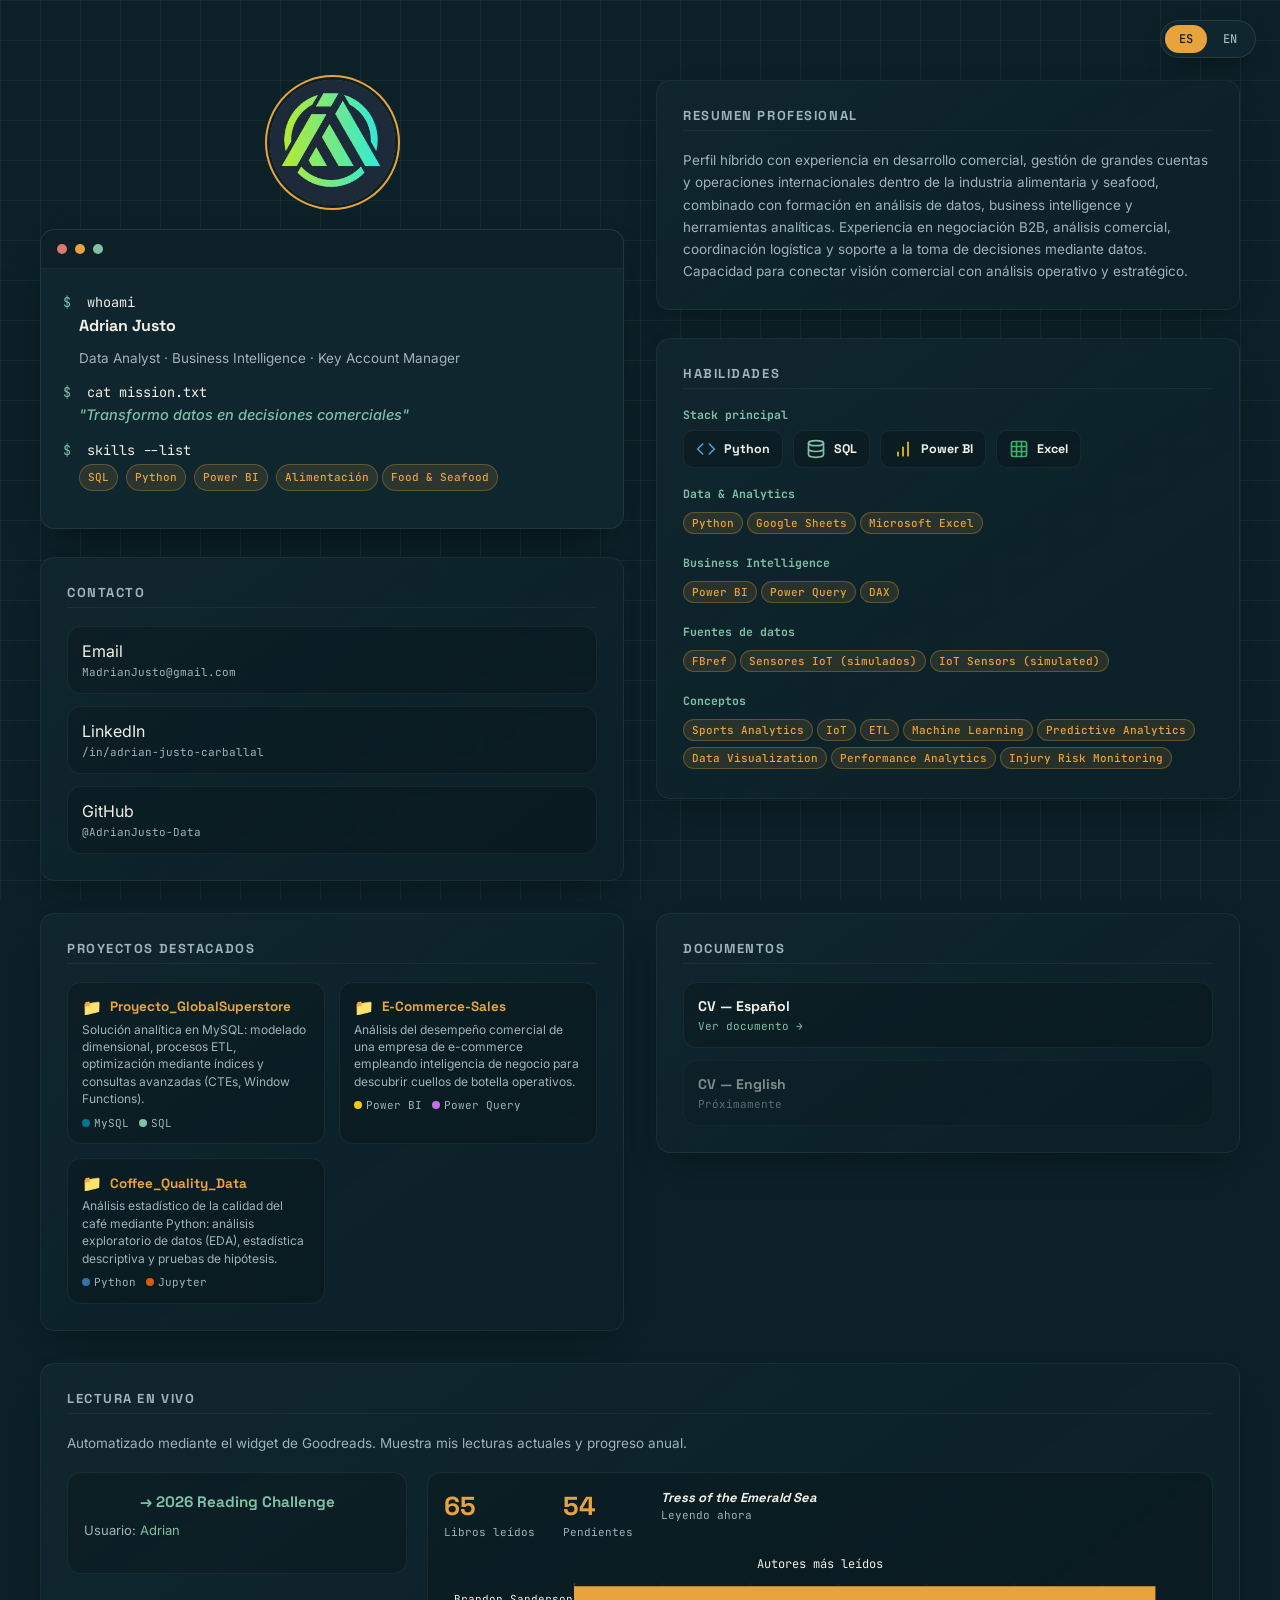
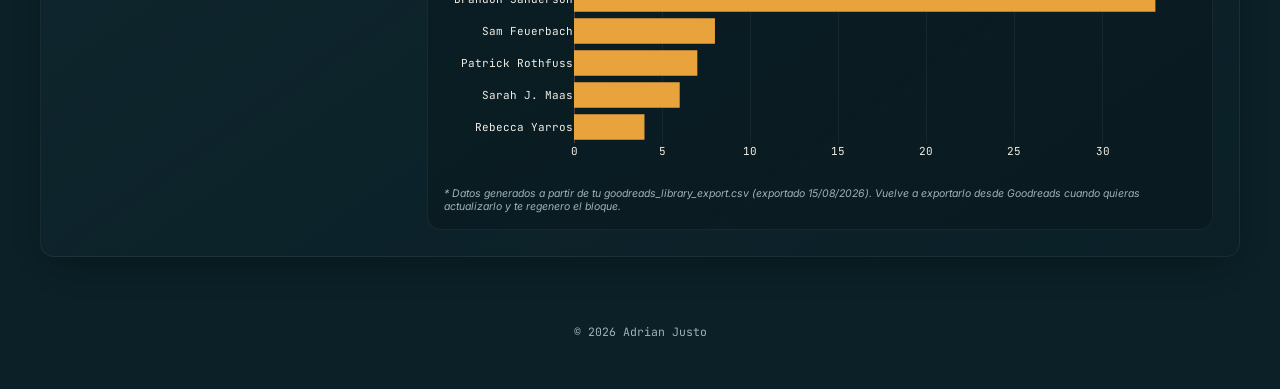
<file: index.html>
<!doctype html>
<html lang="es">
  <head>
    <meta charset="utf-8" />
    <meta name="viewport" content="width=device-width, initial-scale=1" />
    <meta name="theme-color" content="#0B2027" />
    <meta name="author" content="Adrian Justo" />
    <meta
      name="keywords"
      content="Adrian Justo, Data Analyst, Business Intelligence, SQL, Python, Power BI, Key Account Manager"
    />
    <meta name="title" property="og:title" content="Adrian Justo — Data Analyst" />
    <meta
      name="description"
      property="og:description"
      content="Data Analyst | Business Intelligence | SQL · Python · Power BI. Transformo datos en decisiones comerciales."
    />
    <link rel="stylesheet" href="styles.css" />
    <link rel="preconnect" href="https://fonts.googleapis.com" />
    <link rel="preconnect" href="https://fonts.gstatic.com" crossorigin />
    <link
      href="https://fonts.googleapis.com/css2?family=Space+Grotesk:wght@500;700&family=Inter:wght@400;500;600&family=JetBrains+Mono:wght@400;500&display=swap"
      rel="stylesheet"
    />
    <title>Adrian Justo — Data Analyst</title>
  </head>
  <body>
    <div class="grid-bg" aria-hidden="true"></div>

    <div class="lang-toggle" role="group" aria-label="Selector de idioma / Language switch">
      <button type="button" class="lang-btn is-active" data-lang="es">ES</button>
      <button type="button" class="lang-btn" data-lang="en">EN</button>
    </div>

    <main class="page">

      <!-- COLUMNA 1: Perfil (Avatar + Terminal) + Contacto -->
      <div class="column-group">
        <div class="profile-block">
          <img class="avatar" src="assets/Avatar.JPG" alt="Foto de Adrian Justo" />

          <section class="terminal" aria-label="Presentación">
            <div class="terminal__bar">
              <span class="dot dot--red"></span>
              <span class="dot dot--amber"></span>
              <span class="dot dot--mint"></span>
            </div>
            <div class="terminal__body">
              <p class="line"><span class="prompt">$</span> whoami</p>
              <p class="line line--output">Adrian Justo</p>
              <p class="line line--output line--muted">Data Analyst · Business Intelligence · Key Account Manager</p>

              <p class="line"><span class="prompt">$</span> cat mission.txt</p>
              <p class="line line--output line--quote">
                <span class="i18n-es">"Transformo datos en decisiones comerciales"</span><span class="i18n-en">"I turn data into business decisions"</span>
              </p>

              <p class="line"><span class="prompt">$</span> skills --list</p>
              <p class="line line--output">
                <span class="tag">SQL</span>
                <span class="tag">Python</span>
                <span class="tag">Power BI</span>
                <span class="tag i18n-es">Alimentación</span><span class="tag i18n-en">Food &amp; Seafood</span>
              </p>
            </div>
          </section>
        </div>

        <section class="block" aria-labelledby="contacto-title">
          <h2 id="contacto-title" class="block__title"><span class="i18n-es">Contacto</span><span class="i18n-en">Contact</span></h2>
          <div class="pill-row">
            <a class="pill" href="mailto:MadrianJusto@gmail.com">
              Email
              <span class="pill__value">MadrianJusto@gmail.com</span>
            </a>
            <a class="pill" href="https://www.linkedin.com/in/adrian-justo-carballal/" target="_blank" rel="noopener noreferrer">
              LinkedIn
              <span class="pill__value">/in/adrian-justo-carballal</span>
            </a>
            <a class="pill" href="https://github.com/AdrianJusto-Data" target="_blank" rel="noopener noreferrer">
              GitHub
              <span class="pill__value">@AdrianJusto-Data</span>
            </a>
          </div>
        </section>
      </div>

      <!-- COLUMNA 2: Resumen + Habilidades -->
      <div class="column-group">
        <section class="block" aria-labelledby="resumen-title">
          <h2 id="resumen-title" class="block__title">
            <span class="i18n-es">Resumen profesional</span><span class="i18n-en">Professional Summary</span>
          </h2>
          <p class="summary">
            <span class="i18n-es">Perfil híbrido con experiencia en desarrollo comercial, gestión de grandes cuentas y operaciones
            internacionales dentro de la industria alimentaria y seafood, combinado con formación en análisis de
            datos, business intelligence y herramientas analíticas. Experiencia en negociación B2B, análisis
            comercial, coordinación logística y soporte a la toma de decisiones mediante datos. Capacidad para
            conectar visión comercial con análisis operativo y estratégico.</span>
            <span class="i18n-en">Hybrid profile with experience in business development, key account management, and international
            operations within the food and seafood industry, combined with training in data analysis, business
            intelligence, and analytics tools. Experience in B2B negotiation, commercial analysis, logistics
            coordination, and data-driven decision support. Able to connect commercial vision with operational
            and strategic analysis.</span>
          </p>
        </section>

        <section class="block" aria-labelledby="skills-title">
          <h2 id="skills-title" class="block__title">
            <span class="i18n-es">Habilidades</span><span class="i18n-en">Skills</span>
          </h2>

          <div class="skill-group">
            <h3 class="skill-group__label"><span class="i18n-es">Stack principal</span><span class="i18n-en">Core Stack</span></h3>
            <div class="stack-row">
              <div class="stack-item">
                <span class="stack-icon stack-icon--python" aria-hidden="true">
                  <svg viewBox="0 0 24 24" fill="none" stroke="currentColor" stroke-width="2" stroke-linecap="round" stroke-linejoin="round"><polyline points="16 18 22 12 16 6"></polyline><polyline points="8 6 2 12 8 18"></polyline></svg>
                </span>
                <span class="stack-item__label">Python</span>
              </div>
              <div class="stack-item">
                <span class="stack-icon stack-icon--sql" aria-hidden="true">
                  <svg viewBox="0 0 24 24" fill="none" stroke="currentColor" stroke-width="2" stroke-linecap="round" stroke-linejoin="round"><ellipse cx="12" cy="5" rx="9" ry="3"></ellipse><path d="M3 5v14c0 1.66 4.03 3 9 3s9-1.34 9-3V5"></path><path d="M3 12c0 1.66 4.03 3 9 3s9-1.34 9-3"></path></svg>
                </span>
                <span class="stack-item__label">SQL</span>
              </div>
              <div class="stack-item">
                <span class="stack-icon stack-icon--pbi" aria-hidden="true">
                  <svg viewBox="0 0 24 24" fill="none" stroke="currentColor" stroke-width="2" stroke-linecap="round" stroke-linejoin="round"><line x1="12" y1="20" x2="12" y2="10"></line><line x1="18" y1="20" x2="18" y2="4"></line><line x1="6" y1="20" x2="6" y2="16"></line></svg>
                </span>
                <span class="stack-item__label">Power BI</span>
              </div>
              <div class="stack-item">
                <span class="stack-icon stack-icon--excel" aria-hidden="true">
                  <svg viewBox="0 0 24 24" fill="none" stroke="currentColor" stroke-width="2" stroke-linecap="round" stroke-linejoin="round"><rect x="3" y="3" width="18" height="18" rx="2"></rect><line x1="3" y1="9" x2="21" y2="9"></line><line x1="3" y1="15" x2="21" y2="15"></line><line x1="9" y1="3" x2="9" y2="21"></line><line x1="15" y1="3" x2="15" y2="21"></line></svg>
                </span>
                <span class="stack-item__label">Excel</span>
              </div>
            </div>
          </div>

          <div class="skill-group">
            <h3 class="skill-group__label">Data &amp; Analytics</h3>
            <div class="tag-row">
              <span class="tag">Python</span>
              <span class="tag">Google Sheets</span>
              <span class="tag">Microsoft Excel</span>
            </div>
          </div>
          <div class="skill-group">
            <h3 class="skill-group__label">Business Intelligence</h3>
            <div class="tag-row">
              <span class="tag">Power BI</span>
              <span class="tag">Power Query</span>
              <span class="tag">DAX</span>
            </div>
          </div>
          <div class="skill-group">
            <h3 class="skill-group__label"><span class="i18n-es">Fuentes de datos</span><span class="i18n-en">Data Sources</span></h3>
            <div class="tag-row">
              <span class="tag">FBref</span>
              <span class="tag i18n-es">Sensores IoT (simulados)</span><span class="tag i18n-en">IoT Sensors (simulated)</span>
            </div>
          </div>
          <div class="skill-group">
            <h3 class="skill-group__label"><span class="i18n-es">Conceptos</span><span class="i18n-en">Concepts</span></h3>
            <div class="tag-row">
              <span class="tag">Sports Analytics</span>
              <span class="tag">IoT</span>
              <span class="tag">ETL</span>
              <span class="tag">Machine Learning</span>
              <span class="tag">Predictive Analytics</span>
              <span class="tag">Data Visualization</span>
              <span class="tag">Performance Analytics</span>
              <span class="tag">Injury Risk Monitoring</span>
            </div>
          </div>
        </section>
      </div>

      <!-- COLUMNA 3: Proyectos (más ancha) -->
      <div class="column-group">
        <section class="block" aria-labelledby="projects-title">
          <h2 id="projects-title" class="block__title">
            <span class="i18n-es">Proyectos Destacados</span><span class="i18n-en">Featured Projects</span>
          </h2>
          <div class="project-row">

            <div class="project-card">
              <div class="project-card__header">
                <span class="project-card__icon">📁</span>
                <a href="https://github.com/AdrianJusto-Data/Proyecto_GlobalSuperstore" target="_blank" rel="noopener noreferrer" class="project-card__link">
                  Proyecto_GlobalSuperstore
                </a>
              </div>
              <p class="project-card__description">
                <span class="i18n-es">Solución analítica en MySQL: modelado dimensional, procesos ETL, optimización mediante índices y consultas avanzadas (CTEs, Window Functions).</span>
                <span class="i18n-en">Analytics solution in MySQL: dimensional modeling, ETL processes, index-based optimization, and advanced queries (CTEs, window functions).</span>
              </p>
              <div class="project-card__footer">
                <span class="project-tech"><span class="tech-dot tech-dot--mysql"></span>MySQL</span>
                <span class="project-tech"><span class="tech-dot tech-dot--sql"></span>SQL</span>
              </div>
            </div>

            <div class="project-card">
              <div class="project-card__header">
                <span class="project-card__icon">📁</span>
                <a href="https://github.com/AdrianJusto-Data/Proyecto_E-Commerce-Sales---Evolve--Data" target="_blank" rel="noopener noreferrer" class="project-card__link">
                  E-Commerce-Sales
                </a>
              </div>
              <p class="project-card__description">
                <span class="i18n-es">Análisis del desempeño comercial de una empresa de e-commerce empleando inteligencia de negocio para descubrir cuellos de botella operativos.</span>
                <span class="i18n-en">Commercial performance analysis for an e-commerce company using business intelligence to uncover operational bottlenecks.</span>
              </p>
              <div class="project-card__footer">
                <span class="project-tech"><span class="tech-dot tech-dot--pbi"></span>Power BI</span>
                <span class="project-tech"><span class="tech-dot tech-dot--pquery"></span>Power Query</span>
              </div>
            </div>

            <div class="project-card">
              <div class="project-card__header">
                <span class="project-card__icon">📁</span>
                <a href="https://github.com/AdrianJusto-Data/Coffee_Quality_Data" target="_blank" rel="noopener noreferrer" class="project-card__link">
                  Coffee_Quality_Data
                </a>
              </div>
              <p class="project-card__description">
                <span class="i18n-es">Análisis estadístico de la calidad del café mediante Python: análisis exploratorio de datos (EDA), estadística descriptiva y pruebas de hipótesis.</span>
                <span class="i18n-en">Statistical analysis of coffee quality using Python: exploratory data analysis (EDA), descriptive statistics, and hypothesis testing.</span>
              </p>
              <div class="project-card__footer">
                <span class="project-tech"><span class="tech-dot tech-dot--python"></span>Python</span>
                <span class="project-tech"><span class="tech-dot tech-dot--jupyter"></span>Jupyter</span>
              </div>
            </div>

          </div>
        </section>
      </div>

      <!-- COLUMNA 4: Documentos -->
      <div class="column-group">
        <section class="block" aria-labelledby="docs-title">
          <h2 id="docs-title" class="block__title">
            <span class="i18n-es">Documentos</span><span class="i18n-en">Documents</span>
          </h2>
          <div class="doc-row">
            <a
              class="doc-card"
              href="https://drive.google.com/file/d/1iImoQgiHkSpvsz1CqNQlANzZWGgn8xL6/view?usp=sharing"
              target="_blank"
              rel="noopener noreferrer"
            >
              <span class="doc-card__label"><span class="i18n-es">CV — Español</span><span class="i18n-en">CV — Spanish</span></span>
              <span class="doc-card__action"><span class="i18n-es">Ver documento →</span><span class="i18n-en">View document →</span></span>
            </a>
            <div class="doc-card doc-card--disabled" aria-disabled="true">
              <span class="doc-card__label">CV — English</span>
              <span class="doc-card__action"><span class="i18n-es">Próximamente</span><span class="i18n-en">Coming soon</span></span>
            </div>
          </div>
        </section>
      </div>

      <!-- FILA COMPLETA: Lectura en vivo -->
      <section class="block block--wide" aria-labelledby="reading-title">
        <h2 id="reading-title" class="block__title">
          <span class="i18n-es">Lectura en Vivo</span><span class="i18n-en">Live Reading</span>
        </h2>
        <p class="summary" style="margin-bottom: 18px;">
          <span class="i18n-es">Automatizado mediante el widget de Goodreads. Muestra mis lecturas actuales y progreso anual.</span>
          <span class="i18n-en">Powered by the Goodreads widget. Shows my current reads and yearly progress.</span>
        </p>

        <div class="reading-row">
          <!-- Widget oficial de Goodreads -->
          <div class="reading-card">
            <div id="gr_challenge_progress_body_11680" style="font-size: 13px; line-height: 18px;">
              <h3 style="margin: 4px 0 10px; font-weight: bold; text-align: center; color: var(--accent-mint); font-family: 'Space Grotesk', sans-serif;">
                <a style="text-decoration: none; color: var(--accent-mint);" rel="nofollow" href="https://www.goodreads.com/challenges/11680-2026-reading-challenge">→ 2026 Reading Challenge</a>
              </h3>
              <span style="color: var(--text-muted);">Usuario:</span>
              <a style="color: var(--accent-mint); text-decoration: none;" rel="nofollow" href="https://www.goodreads.com/user/show/181924920-adrian-justo">Adrian</a><br/><br/>
            </div>
            <script src="https://www.goodreads.com/user_challenges/widget/181924920-adrian-justo?challenge_id=11680&v=2"></script>
          </div>

          <!-- Gráfica de progreso (JS puro, sin servidor) -->
          <div class="reading-card reading-card--chart">
            <div class="reading-stats">
              <div class="reading-stat">
                <span class="reading-stat__value" id="reading-total">65</span>
                <span class="reading-stat__label"><span class="i18n-es">Libros leídos</span><span class="i18n-en">Books read</span></span>
              </div>
              <div class="reading-stat">
                <span class="reading-stat__value" id="reading-toread">54</span>
                <span class="reading-stat__label"><span class="i18n-es">Pendientes</span><span class="i18n-en">To read</span></span>
              </div>
              <div class="reading-stat">
                <span class="reading-stat__value reading-stat__value--small">Tress of the Emerald Sea</span>
                <span class="reading-stat__label"><span class="i18n-es">Leyendo ahora</span><span class="i18n-en">Currently reading</span></span>
              </div>
            </div>
            <div id="reading-chart"></div>
            <p class="reading-note">
              <span class="i18n-es">* Datos generados a partir de tu goodreads_library_export.csv (exportado 15/08/2026). Vuelve a exportarlo desde Goodreads cuando quieras actualizarlo y te regenero el bloque.</span>
              <span class="i18n-en">* Data generated from your goodreads_library_export.csv (exported 08/15/2026). Re-export it from Goodreads whenever you want an update.</span>
            </p>
          </div>
        </div>
      </section>

      <footer class="footer">© 2026 Adrian Justo</footer>
    </main>

    <script src="https://cdn.plot.ly/plotly-2.32.0.min.js"></script>
    <script>
      // ---- DATOS DE LECTURA: generados desde goodreads_library_export.csv (15/08/2026) ----
      // Vuelve a exportar tu librería en Goodreads > My Books > Import/Export para actualizar estos números.
      var topAuthors = {
        names: ["Brandon Sanderson", "Sam Feuerbach", "Patrick Rothfuss", "Sarah J. Maas", "Rebecca Yarros"],
        books: [33, 8, 7, 6, 4]
      };
      // ---- fin de datos editables ----

      Plotly.newPlot(
        "reading-chart",
        [
          {
            x: topAuthors.books,
            y: topAuthors.names,
            type: "bar",
            orientation: "h",
            marker: { color: "#e8a33d" }
          }
        ],
        {
          title: { text: "Autores más leídos", font: { size: 12, color: "#f2efe6" } },
          paper_bgcolor: "transparent",
          plot_bgcolor: "transparent",
          font: { color: "#f2efe6", family: "JetBrains Mono, monospace", size: 11 },
          margin: { t: 30, r: 10, l: 130, b: 30 },
          xaxis: { gridcolor: "rgba(242,239,230,0.05)" },
          yaxis: { autorange: "reversed" }
        },
        { displayModeBar: false, responsive: true }
      );
    </script>
    <script>
      document.querySelectorAll('.lang-btn').forEach(function (btn) {
        btn.addEventListener('click', function () {
          var lang = btn.getAttribute('data-lang');
          document.body.classList.toggle('show-en', lang === 'en');
          document.documentElement.setAttribute('lang', lang);
          document.querySelectorAll('.lang-btn').forEach(function (b) {
            b.classList.toggle('is-active', b === btn);
          });
        });
      });
    </script>
  </body>
</html>
</file>
<file: styles.css>
:root {
  --bg-base: #0b2027;
  --bg-panel: #10262e;
  --accent-amber: #e8a33d;
  --accent-mint: #7fbfa5;
  --accent-red: #d97b6c;
  --accent-excel: #3fae6a;
  --text-primary: #f2efe6;
  --text-muted: #9fb3b8;
  --grid-line: rgba(242, 239, 230, 0.05);
  --radius: 14px;
}

* {
  box-sizing: border-box;
}

body {
  margin: 0;
  min-height: 100vh;
  background: var(--bg-base);
  color: var(--text-primary);
  font-family: "Inter", system-ui, sans-serif;
  overflow-x: hidden;
}

.grid-bg {
  position: fixed;
  inset: 0;
  background-image:
    linear-gradient(var(--grid-line) 1px, transparent 1px),
    linear-gradient(90deg, var(--grid-line) 1px, transparent 1px);
  background-size: 40px 40px;
  pointer-events: none;
  z-index: 0;
}

/* LANGUAGE TOGGLE */
.lang-toggle {
  position: fixed;
  top: 20px;
  right: 24px;
  z-index: 20;
  display: flex;
  gap: 2px;
  padding: 4px;
  background: var(--bg-panel);
  border: 1px solid rgba(242, 239, 230, 0.1);
  border-radius: 999px;
  box-shadow: 0 10px 25px -12px rgba(0, 0, 0, 0.6);
}

.lang-btn {
  border: none;
  background: transparent;
  color: var(--text-muted);
  font-family: "JetBrains Mono", monospace;
  font-size: 12px;
  font-weight: 500;
  padding: 6px 14px;
  border-radius: 999px;
  cursor: pointer;
  transition: all 0.15s ease;
}

.lang-btn:hover {
  color: var(--text-primary);
}

.lang-btn.is-active {
  background: var(--accent-amber);
  color: var(--bg-base);
}

/* i18n toggling */
.i18n-en { display: none; }
body.show-en .i18n-es { display: none; }
body.show-en .i18n-en { display: inline; }
body.show-en .tag.i18n-en { display: inline-block; }

/* CONTENEDOR PRINCIPAL: CSS GRID DE 4 COLUMNAS ASIMÉTRICAS */
.page {
  position: relative;
  z-index: 1;
  width: 100%;
  max-width: 2260px;
  margin: 0 auto;
  padding: 80px 40px 50px;
  display: grid;
  grid-template-columns: minmax(360px, 1.2fr) minmax(400px, 1.26fr) minmax(460px, 1.68fr) minmax(290px, 0.95fr);
  gap: 32px;
  align-items: start;
}

.column-group {
  display: flex;
  flex-direction: column;
  gap: 28px;
  width: 100%;
}

.profile-block {
  display: flex;
  flex-direction: column;
  align-items: center;
  gap: 24px;
  width: 100%;
}

.avatar {
  width: 125px;
  height: 125px;
  border-radius: 50%;
  object-fit: cover;
  box-shadow: 0 0 0 3px var(--bg-base), 0 0 0 5px var(--accent-amber);
}

.terminal {
  width: 100%;
  background: var(--bg-panel);
  border-radius: var(--radius);
  border: 1px solid rgba(242, 239, 230, 0.08);
  overflow: hidden;
  box-shadow: 0 20px 40px -20px rgba(0, 0, 0, 0.6);
}

.terminal__bar {
  display: flex;
  gap: 8px;
  padding: 14px 16px;
  background: rgba(0, 0, 0, 0.15);
  border-bottom: 1px solid rgba(242, 239, 230, 0.06);
}

.dot {
  width: 10px;
  height: 10px;
  border-radius: 50%;
}
.dot--red { background: var(--accent-red); }
.dot--amber { background: var(--accent-amber); }
.dot--mint { background: var(--accent-mint); }

.terminal__body {
  padding: 22px;
  font-family: "JetBrains Mono", monospace;
  font-size: 13.5px;
  line-height: 1.65;
}

.line { margin: 0; }
.prompt { color: var(--accent-mint); margin-right: 8px; }

.line--output {
  margin-bottom: 12px;
  padding-left: 16px;
  font-family: "Space Grotesk", sans-serif;
  font-size: 16px;
  font-weight: 700;
}

.line--muted {
  font-family: "Inter", sans-serif;
  font-weight: 400;
  font-size: 13.5px;
  color: var(--text-muted);
  margin-top: -5px;
}

.line--quote {
  font-family: "Inter", sans-serif;
  font-style: italic;
  font-weight: 500;
  font-size: 14.5px;
  color: var(--accent-mint);
}

.tag {
  display: inline-block;
  font-family: "JetBrains Mono", monospace;
  font-size: 11px;
  font-weight: 500;
  padding: 3px 8px;
  border-radius: 999px;
  background: rgba(232, 163, 61, 0.12);
  color: var(--accent-amber);
  border: 1px solid rgba(232, 163, 61, 0.3);
  margin: 3px 4px 3px 0;
}

/* BLOQUES CON DEGRADADO LINEAL SUTIL */
.block {
  width: 100%;
  background: linear-gradient(145deg, var(--bg-panel) 0%, rgba(11, 32, 39, 0.85) 100%);
  padding: 26px;
  border-radius: var(--radius);
  border: 1px solid rgba(242, 239, 230, 0.06);
  box-shadow: 0 15px 35px -15px rgba(0, 0, 0, 0.4);
  display: flex;
  flex-direction: column;
  backdrop-filter: blur(4px);
}

.block__title {
  font-family: "Space Grotesk", sans-serif;
  font-size: 13px;
  text-transform: uppercase;
  letter-spacing: 0.12em;
  color: var(--text-muted);
  margin: 0 0 18px;
  border-bottom: 1px solid rgba(242, 239, 230, 0.05);
  padding-bottom: 6px;
}

.summary {
  margin: 0;
  font-size: 13.5px;
  line-height: 1.65;
  color: var(--text-muted);
}

.skill-group { margin-bottom: 18px; }
.skill-group:last-child { margin-bottom: 0; }
.skill-group__label {
  margin: 0 0 8px;
  font-family: "JetBrains Mono", monospace;
  font-size: 11.5px;
  color: var(--accent-mint);
}

/* STACK ICON ROW */
.stack-row {
  display: flex;
  flex-wrap: wrap;
  gap: 10px;
}

.stack-item {
  display: flex;
  align-items: center;
  gap: 8px;
  padding: 8px 12px;
  border-radius: 10px;
  background: rgba(0, 0, 0, 0.18);
  border: 1px solid rgba(242, 239, 230, 0.06);
}

.stack-icon {
  width: 20px;
  height: 20px;
  display: flex;
}

.stack-icon svg {
  width: 100%;
  height: 100%;
}

.stack-icon--python { color: #4a9fd8; }
.stack-icon--sql { color: var(--accent-mint); }
.stack-icon--pbi { color: #f2c811; }
.stack-icon--excel { color: var(--accent-excel); }

.stack-item__label {
  font-family: "Space Grotesk", sans-serif;
  font-size: 12.5px;
  font-weight: 700;
}

.tag-row { display: flex; flex-wrap: wrap; }
.pill-row, .doc-row, .project-row { display: flex; flex-direction: column; gap: 12px; width: 100%; }

.project-row {
  display: grid;
  grid-template-columns: repeat(2, minmax(0, 1fr));
  gap: 14px;
}

.pill, .doc-card, .project-card {
  width: 100%;
  display: flex;
  flex-direction: column;
  gap: 4px;
  padding: 14px;
  border-radius: var(--radius);
  background: rgba(0, 0, 0, 0.16);
  border: 1px solid rgba(242, 239, 230, 0.06);
  color: var(--text-primary);
  text-decoration: none;
  transition: all 0.2s ease;
}

.pill:hover, .doc-card:hover, .project-card:hover {
  border-color: var(--accent-amber);
  transform: translateY(-2px);
  background: rgba(0, 0, 0, 0.26);
}

.pill__value {
  font-family: "JetBrains Mono", monospace;
  font-size: 11px;
  color: var(--text-muted);
  overflow: hidden;
  text-overflow: ellipsis;
}

.project-card__header { display: flex; align-items: center; gap: 8px; }
.project-card__link {
  font-family: "Space Grotesk", sans-serif;
  font-weight: 700;
  font-size: 13.5px;
  color: var(--accent-amber);
  text-decoration: none;
}
.project-card__link:hover { text-decoration: underline; }
.project-card__description { margin: 0; font-size: 12px; line-height: 1.45; color: var(--text-muted); }
.project-card__footer { display: flex; gap: 10px; margin-top: 4px; }
.project-tech { font-family: "JetBrains Mono", monospace; font-size: 11px; color: var(--text-muted); display: flex; align-items: center; gap: 4px; }
.tech-dot { width: 8px; height: 8px; border-radius: 50%; display: inline-block; }
.tech-dot--mysql { background-color: #00758f; }
.tech-dot--sql { background-color: var(--accent-mint); }
.tech-dot--pbi { background-color: #f2c811; }
.tech-dot--pquery { background-color: #cb6ce6; }
.tech-dot--python { background-color: #3572a5; }
.tech-dot--jupyter { background-color: #da5b0b; }

.doc-card__label { font-family: "Space Grotesk", sans-serif; font-weight: 700; font-size: 14px; }
.doc-card__action { font-family: "JetBrains Mono", monospace; font-size: 11px; color: var(--accent-mint); }
.doc-card--disabled { opacity: 0.5; cursor: not-allowed; }
.doc-card--disabled .doc-card__action { color: var(--text-muted); }

.block--wide {
  grid-column: 1 / -1;
}

.reading-row {
  display: grid;
  grid-template-columns: minmax(260px, 340px) 1fr;
  gap: 20px;
  align-items: start;
}

.reading-card {
  background: rgba(0, 0, 0, 0.16);
  border: 1px solid rgba(242, 239, 230, 0.06);
  border-radius: var(--radius);
  padding: 16px;
}

.reading-card--chart {
  display: flex;
  flex-direction: column;
  gap: 14px;
}

.reading-stats {
  display: flex;
  gap: 28px;
  flex-wrap: wrap;
}

.reading-stat {
  display: flex;
  flex-direction: column;
  gap: 2px;
}

.reading-stat__value {
  font-family: "Space Grotesk", sans-serif;
  font-size: 26px;
  font-weight: 700;
  color: var(--accent-amber);
}

.reading-stat__value--small {
  font-size: 13px;
  font-style: italic;
  color: var(--text-primary);
}

.reading-stat__label {
  font-family: "JetBrains Mono", monospace;
  font-size: 11px;
  color: var(--text-muted);
}

#reading-chart {
  width: 100%;
  min-height: 220px;
}

.reading-note {
  margin: 0;
  font-size: 10.5px;
  color: var(--text-muted);
  font-style: italic;
}

@media (max-width: 700px) {
  .reading-row {
    grid-template-columns: 1fr;
  }
}

.footer {
  grid-column: 1 / -1;
  text-align: center;
  margin-top: 35px;
  font-size: 11.5px;
  color: var(--text-muted);
  font-family: "JetBrains Mono", monospace;
}

/* ADAPTACIÓN PARA TABLET (2 COLUMNAS) */
@media (max-width: 1700px) {
  .page {
    grid-template-columns: repeat(2, 1fr);
  }
}

/* ADAPTACIÓN PARA MÓVILES (1 COLUMNA TOTALMENTE FLUIDA) */
@media (max-width: 900px) {
  .page {
    grid-template-columns: 1fr;
    padding: 90px 20px 30px;
    gap: 24px;
  }
  .project-row {
    grid-template-columns: 1fr;
  }
  .lang-toggle {
    top: 14px;
    right: 14px;
  }
}
</file>
